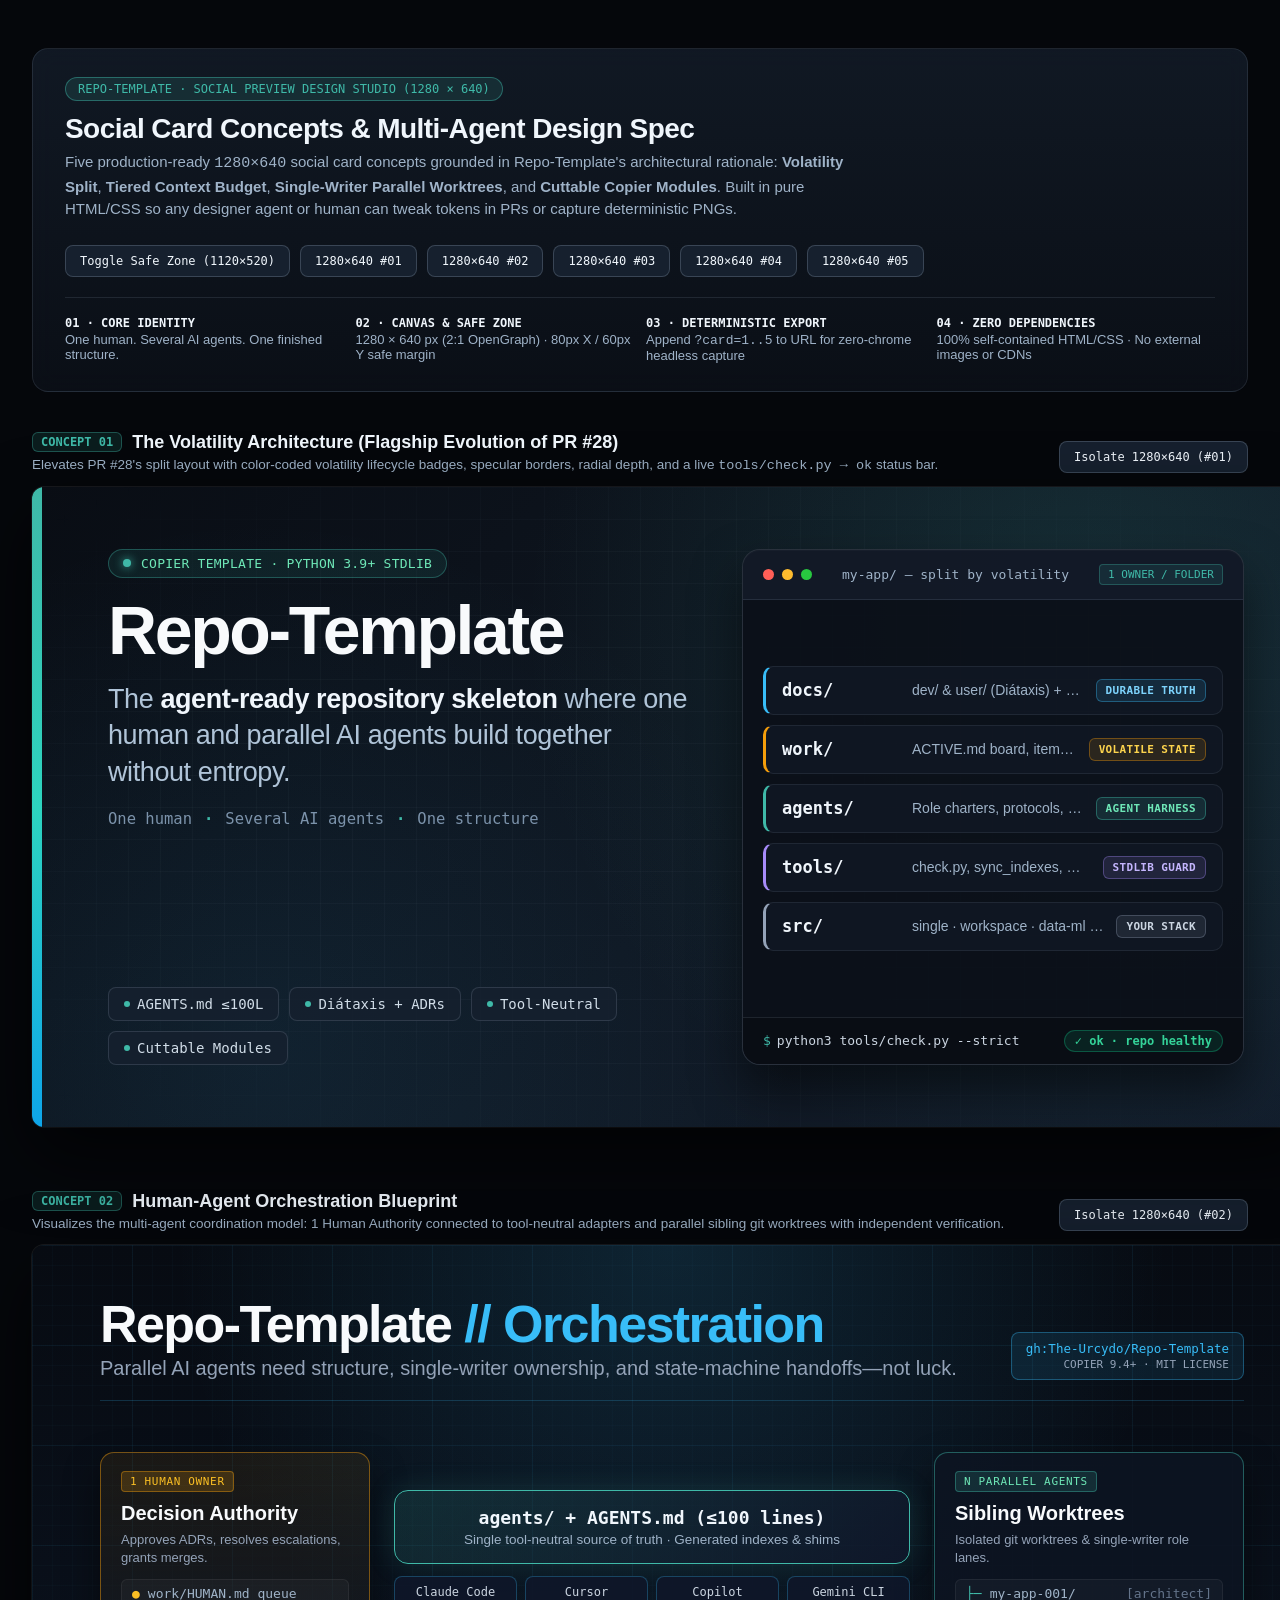
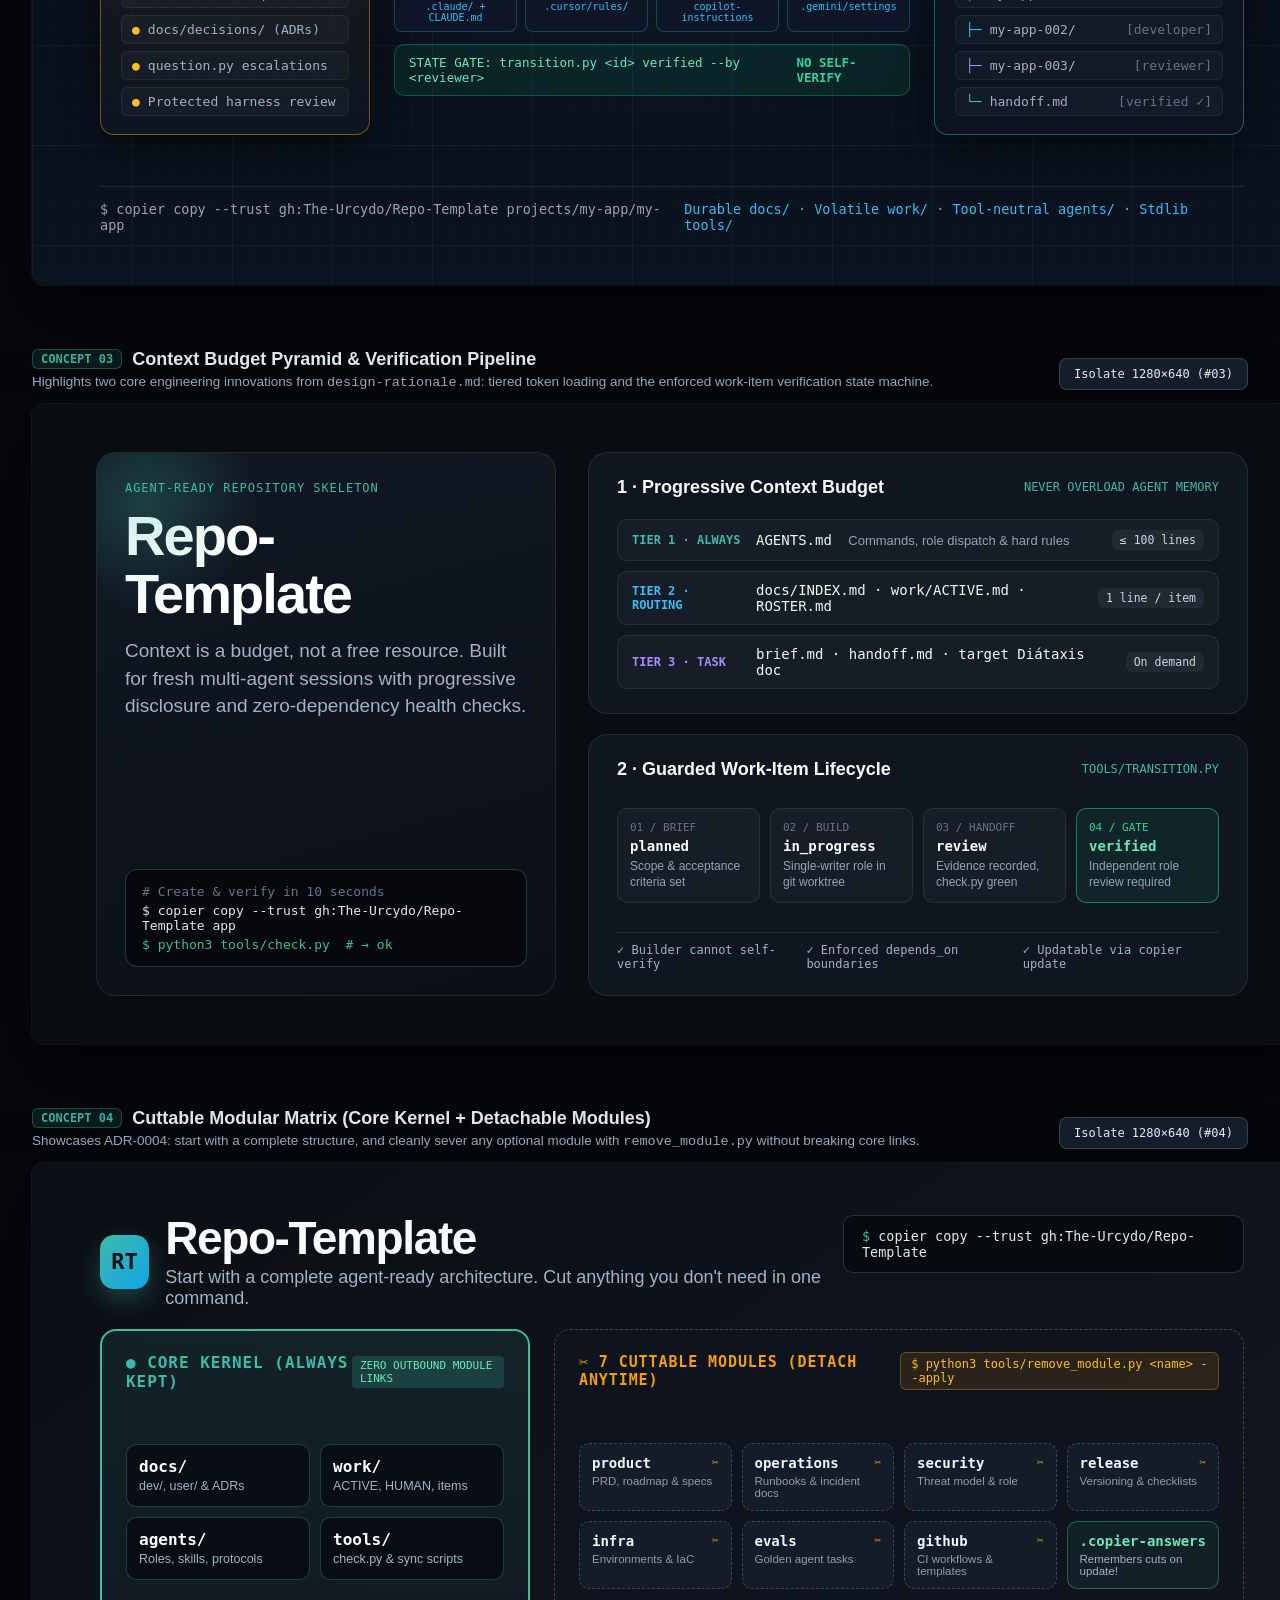
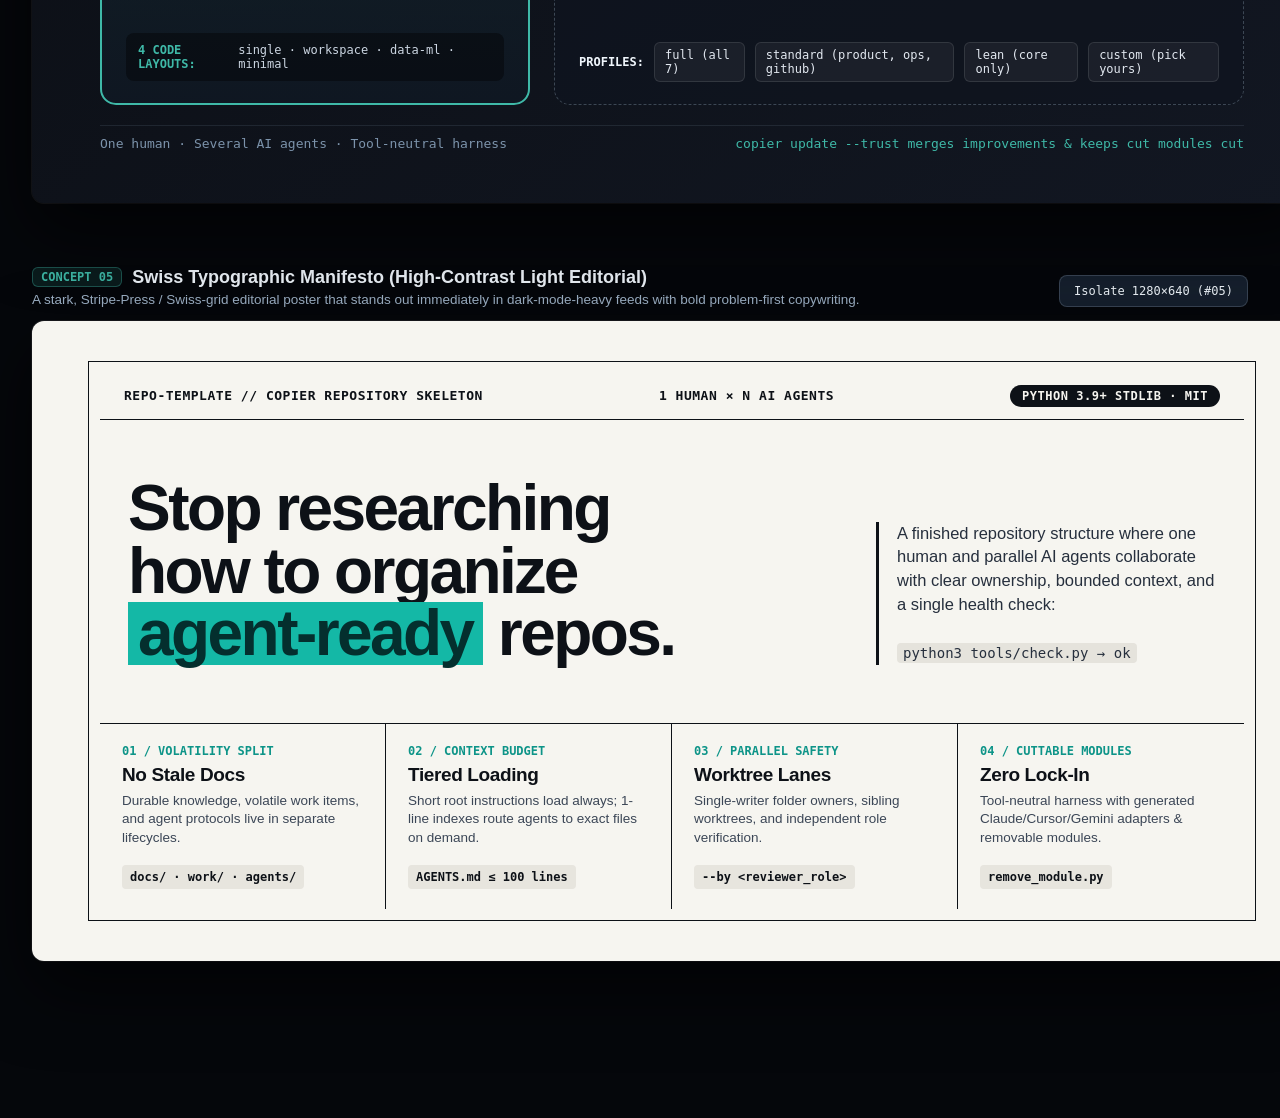
<file: .github/assets/social-cards/index.html>
<!DOCTYPE html>
<html lang="en">
<head>
  <meta charset="UTF-8" />
  <meta name="viewport" content="width=device-width, initial-scale=1.0" />
  <title>Repo-Template — Social Card Design Studio (1280×640)</title>
  <style>
    /* ==========================================================================
       DESIGNER AGENT COLLABORATION GUIDE (EDITABLE VIA PR)
       --------------------------------------------------------------------------
       1. Canvas Size: Every `.social-card` is strictly 1280px × 640px (2:1).
       2. Safe Zone: Keep primary titles and crucial badges inside the inner
          1120px × 520px area (60px top/bottom, 80px left/right padding).
       3. Isolation Mode for Screenshot / Image Generation:
          - Open with `?card=1` (or 2, 3, 4, 5) in the URL, OR click "Isolate 1280×640"
            on any card to render ONLY that 1280×640 card at (0,0) with zero chrome.
          - Example Playwright/Headless command:
            `npx playwright screenshot --viewport-size="1280,640" "file://.../index.html?card=1" card-01.png`
       4. Design Tokens: Edit CSS variables below or scoped inside `#card-01`..`#card-05`.
       ========================================================================== */

    :root {
      /* Global Brand & Palette Tokens */
      --bg-obsidian: #070a0f;
      --bg-slate: #0d121b;
      --bg-panel: #111823;
      --bg-panel-elevated: #16202e;
      --border-subtle: rgba(159, 179, 200, 0.14);
      --border-highlight: rgba(63, 185, 168, 0.45);

      --accent-teal: #3fb9a8;
      --accent-teal-dim: rgba(63, 185, 168, 0.14);
      --accent-cyan: #38bdf8;
      --accent-amber: #f59e0b;
      --accent-purple: #a78bfa;
      --accent-emerald: #10b981;
      --accent-rose: #f43f5e;

      --text-primary: #f0f6fc;
      --text-secondary: #9fb3c8;
      --text-muted: #64768a;

      --font-sans: "Inter", -apple-system, BlinkMacSystemFont, "Segoe UI", Roboto, sans-serif;
      --font-mono: "JetBrains Mono", "SF Mono", "Fira Code", "DejaVu Sans Mono", Menlo, Consolas, monospace;
    }

    * {
      box-sizing: border-box;
      margin: 0;
      padding: 0;
    }

    body {
      background-color: #05070b;
      color: var(--text-primary);
      font-family: var(--font-sans);
      -webkit-font-smoothing: antialiased;
      -moz-osx-font-smoothing: grayscale;
      padding: 48px 32px 96px;
      min-height: 100vh;
    }

    /* ==========================================================================
       STUDIO CHROME (Hidden automatically in `?card=N` or Isolation Mode)
       ========================================================================== */
    .studio-header {
      max-width: 1280px;
      margin: 0 auto 40px;
      padding: 28px 32px;
      background: linear-gradient(180deg, rgba(22, 32, 46, 0.7) 0%, rgba(13, 18, 27, 0.7) 100%);
      border: 1px solid var(--border-subtle);
      border-radius: 16px;
      backdrop-filter: blur(12px);
    }

    .studio-header-top {
      display: flex;
      justify-content: space-between;
      align-items: flex-start;
      gap: 24px;
      flex-wrap: wrap;
      margin-bottom: 20px;
    }

    .studio-badge {
      display: inline-flex;
      align-items: center;
      gap: 8px;
      font-family: var(--font-mono);
      font-size: 12px;
      color: var(--accent-teal);
      background: var(--accent-teal-dim);
      border: 1px solid var(--border-highlight);
      padding: 4px 12px;
      border-radius: 999px;
      margin-bottom: 12px;
    }

    .studio-title {
      font-size: 28px;
      font-weight: 700;
      letter-spacing: -0.02em;
      color: var(--text-primary);
      margin-bottom: 6px;
    }

    .studio-subtitle {
      font-size: 15px;
      color: var(--text-secondary);
      line-height: 1.5;
      max-width: 780px;
    }

    .studio-controls {
      display: flex;
      gap: 10px;
      flex-wrap: wrap;
      align-items: center;
    }

    .studio-btn {
      appearance: none;
      background: #16202e;
      color: var(--text-primary);
      border: 1px solid rgba(159, 179, 200, 0.25);
      padding: 8px 14px;
      border-radius: 8px;
      font-family: var(--font-mono);
      font-size: 12px;
      cursor: pointer;
      transition: all 0.15s ease;
    }

    .studio-btn:hover,
    .studio-btn.active {
      background: var(--accent-teal-dim);
      border-color: var(--accent-teal);
      color: #fff;
    }

    .studio-meta-grid {
      display: grid;
      grid-template-columns: repeat(auto-fit, minmax(220px, 1fr));
      gap: 12px;
      padding-top: 18px;
      border-top: 1px solid var(--border-subtle);
      font-size: 13px;
      color: var(--text-secondary);
    }

    .studio-meta-item strong {
      color: var(--text-primary);
      font-family: var(--font-mono);
      font-size: 12px;
      display: block;
      margin-bottom: 2px;
    }

    /* Concept Wrapper */
    .concept-section {
      max-width: 1280px;
      margin: 0 auto 64px;
    }

    .concept-toolbar {
      display: flex;
      justify-content: space-between;
      align-items: flex-end;
      margin-bottom: 14px;
      gap: 16px;
      flex-wrap: wrap;
    }

    .concept-info h2 {
      font-size: 18px;
      font-weight: 600;
      color: var(--text-primary);
      display: flex;
      align-items: center;
      gap: 10px;
    }

    .concept-num {
      font-family: var(--font-mono);
      font-size: 12px;
      color: var(--accent-teal);
      background: rgba(63, 185, 168, 0.12);
      border: 1px solid rgba(63, 185, 168, 0.35);
      padding: 2px 8px;
      border-radius: 6px;
    }

    .concept-info p {
      font-size: 13.5px;
      color: var(--text-secondary);
      margin-top: 4px;
    }

    /* ==========================================================================
       CORE SOCIAL CARD CANVAS (1280 × 640 STRICT)
       ========================================================================== */
    .card-viewport {
      width: 1280px;
      height: 640px;
      position: relative;
      border-radius: 12px;
      overflow: hidden;
      box-shadow: 0 28px 70px rgba(0, 0, 0, 0.65), 0 0 0 1px rgba(255, 255, 255, 0.08);
    }

    .social-card {
      width: 1280px;
      height: 640px;
      position: relative;
      overflow: hidden;
      user-select: none;
    }

    /* Optional Safe-Zone Overlay (toggled by button) */
    .safe-zone-guide {
      position: absolute;
      inset: 60px 80px;
      border: 1.5px dashed rgba(244, 63, 94, 0.65);
      border-radius: 8px;
      pointer-events: none;
      z-index: 99;
      display: none;
    }

    .safe-zone-guide::after {
      content: "SAFE ZONE · 1120 × 520 (80px X / 60px Y)";
      position: absolute;
      top: 8px;
      right: 12px;
      font-family: var(--font-mono);
      font-size: 11px;
      color: #f43f5e;
      background: rgba(0, 0, 0, 0.8);
      padding: 2px 8px;
      border-radius: 4px;
    }

    body.show-safe-zone .safe-zone-guide {
      display: block;
    }

    /* Isolation Mode (for exact 1280×640 image capture) */
    body.isolated-mode {
      padding: 0;
      margin: 0;
      background: transparent;
      overflow: hidden;
    }

    body.isolated-mode .studio-header,
    body.isolated-mode .concept-toolbar,
    body.isolated-mode .concept-section:not(.active-isolated) {
      display: none !important;
    }

    body.isolated-mode .concept-section.active-isolated {
      margin: 0;
      max-width: none;
    }

    body.isolated-mode .card-viewport {
      border-radius: 0;
      box-shadow: none;
    }

    .exit-isolation-btn {
      display: none;
      position: fixed;
      bottom: 16px;
      right: 16px;
      z-index: 9999;
      background: rgba(13, 18, 27, 0.9);
      color: #fff;
      border: 1px solid var(--accent-teal);
      padding: 8px 14px;
      border-radius: 8px;
      font-family: var(--font-mono);
      font-size: 12px;
      cursor: pointer;
      opacity: 0.25;
      transition: opacity 0.2s;
    }

    .exit-isolation-btn:hover {
      opacity: 1;
    }

    body.isolated-mode .exit-isolation-btn {
      display: block;
    }

    /* ==========================================================================
       CONCEPT 01: THE VOLATILITY ARCHITECTURE (Refined PR #28 Flagship)
       ========================================================================== */
    #card-01 {
      background: radial-gradient(circle at 82% 22%, rgba(63, 185, 168, 0.14) 0%, transparent 48%),
                  radial-gradient(circle at 18% 88%, rgba(56, 189, 248, 0.08) 0%, transparent 45%),
                  linear-gradient(135deg, #090d14 0%, #0f1722 55%, #131e2d 100%);
      display: grid;
      grid-template-columns: 590px 1fr;
      padding: 56px 68px 56px 76px;
      gap: 44px;
      align-items: center;
    }

    #card-01 .bg-grid {
      position: absolute;
      inset: 0;
      background-image:
        linear-gradient(to right, rgba(159, 179, 200, 0.04) 1px, transparent 1px),
        linear-gradient(to bottom, rgba(159, 179, 200, 0.04) 1px, transparent 1px);
      background-size: 32px 32px;
      mask-image: radial-gradient(ellipse at center, black 55%, transparent 95%);
      pointer-events: none;
    }

    #card-01 .left-accent-bar {
      position: absolute;
      left: 0;
      top: 0;
      bottom: 0;
      width: 10px;
      background: linear-gradient(180deg, #3fb9a8 0%, #2dd4bf 50%, #0ea5e9 100%);
    }

    #card-01 .c1-left {
      position: relative;
      z-index: 2;
      display: flex;
      flex-direction: column;
      justify-content: space-between;
      height: 100%;
      padding: 6px 0;
    }

    #card-01 .c1-eyebrow {
      display: inline-flex;
      align-items: center;
      gap: 10px;
      align-self: flex-start;
      padding: 6px 14px;
      border-radius: 999px;
      background: rgba(63, 185, 168, 0.1);
      border: 1px solid rgba(63, 185, 168, 0.35);
      font-family: var(--font-mono);
      font-size: 13px;
      font-weight: 500;
      color: #6ee7b7;
      letter-spacing: 0.02em;
    }

    #card-01 .c1-eyebrow-dot {
      width: 8px;
      height: 8px;
      border-radius: 50%;
      background: #3fb9a8;
      box-shadow: 0 0 10px #3fb9a8;
    }

    #card-01 .c1-title {
      font-size: 68px;
      font-weight: 800;
      letter-spacing: -0.035em;
      line-height: 1.02;
      color: #f8fafc;
      margin-top: 18px;
    }

    #card-01 .c1-subtitle {
      font-size: 27px;
      font-weight: 500;
      line-height: 1.35;
      color: #b0c4d8;
      margin-top: 16px;
      letter-spacing: -0.015em;
    }

    #card-01 .c1-subtitle strong {
      color: #f0f6fc;
      font-weight: 600;
    }

    #card-01 .c1-mantra {
      margin-top: 20px;
      display: flex;
      align-items: center;
      gap: 12px;
      font-family: var(--font-mono);
      font-size: 15.5px;
      color: #7c93ab;
    }

    #card-01 .c1-mantra span.sep {
      color: #3fb9a8;
      font-weight: 700;
    }

    #card-01 .c1-chips {
      display: flex;
      flex-wrap: wrap;
      gap: 10px;
      margin-top: auto;
    }

    #card-01 .c1-chip {
      padding: 8px 15px;
      border-radius: 8px;
      background: rgba(22, 32, 46, 0.85);
      border: 1px solid rgba(159, 179, 200, 0.18);
      font-family: var(--font-mono);
      font-size: 14px;
      color: #d1dde8;
      display: inline-flex;
      align-items: center;
      gap: 7px;
    }

    #card-01 .c1-chip i {
      width: 6px;
      height: 6px;
      border-radius: 50%;
      background: #3fb9a8;
    }

    /* Right Architecture Stack Card */
    #card-01 .c1-right {
      position: relative;
      z-index: 2;
      background: rgba(11, 16, 24, 0.92);
      border: 1px solid rgba(159, 179, 200, 0.2);
      border-radius: 18px;
      box-shadow: 0 24px 48px rgba(0, 0, 0, 0.5), inset 0 1px 0 rgba(255, 255, 255, 0.08);
      overflow: hidden;
      display: flex;
      flex-direction: column;
      height: 516px;
    }

    #card-01 .c1-win-bar {
      display: flex;
      align-items: center;
      justify-content: space-between;
      padding: 14px 20px;
      background: rgba(20, 29, 43, 0.75);
      border-bottom: 1px solid rgba(159, 179, 200, 0.14);
    }

    #card-01 .c1-dots {
      display: flex;
      gap: 8px;
    }

    #card-01 .c1-dots span {
      width: 11px;
      height: 11px;
      border-radius: 50%;
    }

    #card-01 .c1-win-title {
      font-family: var(--font-mono);
      font-size: 13px;
      color: #9fb3c8;
    }

    #card-01 .c1-win-tag {
      font-family: var(--font-mono);
      font-size: 11px;
      color: #3fb9a8;
      background: rgba(63, 185, 168, 0.12);
      padding: 3px 8px;
      border-radius: 4px;
      border: 1px solid rgba(63, 185, 168, 0.3);
    }

    #card-01 .c1-layers {
      padding: 16px 20px;
      display: flex;
      flex-direction: column;
      gap: 10px;
      flex: 1;
      justify-content: center;
    }

    #card-01 .c1-layer-row {
      display: grid;
      grid-template-columns: 118px 1fr auto;
      align-items: center;
      gap: 12px;
      padding: 12px 16px;
      background: rgba(20, 29, 43, 0.55);
      border: 1px solid rgba(159, 179, 200, 0.11);
      border-left: 3px solid var(--layer-color, #3fb9a8);
      border-radius: 10px;
    }

    #card-01 .c1-folder {
      font-family: var(--font-mono);
      font-size: 17px;
      font-weight: 700;
      color: #f0f6fc;
    }

    #card-01 .c1-folder-desc {
      font-size: 14px;
      color: #9fb3c8;
      white-space: nowrap;
      overflow: hidden;
      text-overflow: ellipsis;
    }

    #card-01 .c1-speed-pill {
      font-family: var(--font-mono);
      font-size: 11px;
      font-weight: 600;
      padding: 4px 9px;
      border-radius: 6px;
      letter-spacing: 0.03em;
      text-transform: uppercase;
      background: var(--pill-bg);
      color: var(--pill-fg);
      border: 1px solid var(--pill-border);
    }

    #card-01 .c1-footer-bar {
      padding: 12px 20px;
      background: rgba(9, 13, 20, 0.9);
      border-top: 1px solid rgba(159, 179, 200, 0.14);
      display: flex;
      align-items: center;
      justify-content: space-between;
      font-family: var(--font-mono);
      font-size: 13px;
    }

    #card-01 .c1-cmd {
      color: #cbd5e1;
    }

    #card-01 .c1-cmd .prompt {
      color: #3fb9a8;
      margin-right: 6px;
    }

    #card-01 .c1-status-ok {
      color: #34d399;
      background: rgba(16, 185, 129, 0.12);
      border: 1px solid rgba(16, 185, 129, 0.35);
      padding: 3px 10px;
      border-radius: 999px;
      font-size: 12px;
      font-weight: 600;
    }

    /* ==========================================================================
       CONCEPT 02: HUMAN-AGENT ORCHESTRATION BLUEPRINT
       ========================================================================== */
    #card-02 {
      background:
        radial-gradient(circle at 50% 0%, rgba(56, 189, 248, 0.14) 0%, transparent 55%),
        linear-gradient(180deg, #070b12 0%, #0b1320 100%);
      padding: 52px 68px;
      display: flex;
      flex-direction: column;
      justify-content: space-between;
    }

    #card-02 .blueprint-grid {
      position: absolute;
      inset: 0;
      background-image:
        linear-gradient(rgba(56, 189, 248, 0.05) 1px, transparent 1px),
        linear-gradient(90deg, rgba(56, 189, 248, 0.05) 1px, transparent 1px),
        linear-gradient(rgba(56, 189, 248, 0.025) 1px, transparent 1px),
        linear-gradient(90deg, rgba(56, 189, 248, 0.025) 1px, transparent 1px);
      background-size: 100px 100px, 100px 100px, 20px 20px, 20px 20px;
      pointer-events: none;
    }

    #card-02 .c2-header {
      position: relative;
      z-index: 2;
      display: flex;
      justify-content: space-between;
      align-items: flex-end;
      border-bottom: 1px solid rgba(56, 189, 248, 0.2);
      padding-bottom: 20px;
    }

    #card-02 .c2-title-group h1 {
      font-size: 52px;
      font-weight: 800;
      letter-spacing: -0.03em;
      color: #f8fafc;
      line-height: 1.05;
    }

    #card-02 .c2-title-group h1 span {
      color: #38bdf8;
    }

    #card-02 .c2-title-group p {
      font-size: 20px;
      color: #94a3b8;
      margin-top: 6px;
    }

    #card-02 .c2-spec-tag {
      font-family: var(--font-mono);
      font-size: 12.5px;
      color: #38bdf8;
      background: rgba(56, 189, 248, 0.1);
      border: 1px solid rgba(56, 189, 248, 0.35);
      padding: 8px 14px;
      border-radius: 8px;
      text-align: right;
    }

    /* Diagram Area */
    #card-02 .c2-diagram {
      position: relative;
      z-index: 2;
      display: grid;
      grid-template-columns: 270px 1fr 310px;
      gap: 24px;
      align-items: center;
      margin: 22px 0;
    }

    #card-02 .c2-node {
      background: rgba(13, 21, 34, 0.9);
      border: 1px solid rgba(148, 163, 184, 0.22);
      border-radius: 14px;
      padding: 18px 20px;
      box-shadow: 0 16px 36px rgba(0, 0, 0, 0.45);
    }

    #card-02 .c2-node.human-node {
      border-color: rgba(245, 158, 11, 0.45);
      background: linear-gradient(180deg, rgba(245, 158, 11, 0.08) 0%, rgba(13, 21, 34, 0.95) 100%);
    }

    #card-02 .c2-node-badge {
      font-family: var(--font-mono);
      font-size: 11px;
      text-transform: uppercase;
      letter-spacing: 0.06em;
      padding: 3px 8px;
      border-radius: 4px;
      display: inline-block;
      margin-bottom: 10px;
    }

    #card-02 .c2-node h3 {
      font-size: 20px;
      font-weight: 700;
      color: #f8fafc;
      margin-bottom: 6px;
    }

    #card-02 .c2-node ul {
      list-style: none;
      font-family: var(--font-mono);
      font-size: 13px;
      color: #9fb3c8;
      display: flex;
      flex-direction: column;
      gap: 7px;
      margin-top: 12px;
    }

    #card-02 .c2-node ul li {
      display: flex;
      align-items: center;
      gap: 8px;
      padding: 6px 10px;
      background: rgba(255, 255, 255, 0.03);
      border-radius: 6px;
      border: 1px solid rgba(255, 255, 255, 0.06);
    }

    /* Center Harness Spine */
    #card-02 .c2-center-spine {
      display: flex;
      flex-direction: column;
      gap: 12px;
      position: relative;
    }

    #card-02 .c2-harness-box {
      background: linear-gradient(135deg, rgba(63, 185, 168, 0.14) 0%, rgba(15, 23, 42, 0.95) 100%);
      border: 1.5px solid #3fb9a8;
      border-radius: 14px;
      padding: 16px 20px;
      text-align: center;
      box-shadow: 0 0 30px rgba(63, 185, 168, 0.15);
    }

    #card-02 .c2-harness-box h4 {
      font-family: var(--font-mono);
      font-size: 18px;
      color: #f0f6fc;
      margin-bottom: 4px;
    }

    #card-02 .c2-harness-box p {
      font-size: 13.5px;
      color: #9fb3c8;
    }

    #card-02 .c2-adapter-row {
      display: grid;
      grid-template-columns: repeat(4, 1fr);
      gap: 8px;
    }

    #card-02 .c2-adapter-pill {
      background: rgba(15, 23, 42, 0.9);
      border: 1px solid rgba(56, 189, 248, 0.28);
      border-radius: 8px;
      padding: 8px 6px;
      text-align: center;
      font-family: var(--font-mono);
      font-size: 12px;
      color: #cbd5e1;
    }

    #card-02 .c2-adapter-pill span {
      display: block;
      font-size: 10px;
      color: #38bdf8;
      margin-top: 2px;
    }

    #card-02 .c2-gate-bar {
      background: rgba(16, 185, 129, 0.1);
      border: 1px solid rgba(16, 185, 129, 0.35);
      border-radius: 10px;
      padding: 10px 14px;
      font-family: var(--font-mono);
      font-size: 12.5px;
      color: #6ee7b7;
      display: flex;
      justify-content: space-between;
      align-items: center;
    }

    /* Footer */
    #card-02 .c2-footer {
      position: relative;
      z-index: 2;
      display: flex;
      justify-content: space-between;
      align-items: center;
      padding-top: 14px;
      border-top: 1px solid rgba(148, 163, 184, 0.15);
      font-family: var(--font-mono);
      font-size: 13.5px;
      color: #94a3b8;
    }

    /* ==========================================================================
       CONCEPT 03: THE CONTEXT PYRAMID & GUARDRAILS (Bento Architecture)
       ========================================================================== */
    #card-03 {
      background: #090c10;
      padding: 48px 64px;
      display: grid;
      grid-template-columns: 460px 1fr;
      gap: 32px;
    }

    #card-03 .c3-hero {
      display: flex;
      flex-direction: column;
      justify-content: space-between;
      padding: 28px;
      background: linear-gradient(165deg, #111823 0%, #0b0f17 100%);
      border: 1px solid rgba(255, 255, 255, 0.09);
      border-radius: 20px;
      position: relative;
      overflow: hidden;
    }

    #card-03 .c3-hero::before {
      content: "";
      position: absolute;
      top: -60px;
      left: -60px;
      width: 220px;
      height: 220px;
      background: radial-gradient(circle, rgba(63, 185, 168, 0.25) 0%, transparent 70%);
      pointer-events: none;
    }

    #card-03 .c3-kicker {
      font-family: var(--font-mono);
      font-size: 12px;
      text-transform: uppercase;
      letter-spacing: 0.08em;
      color: #3fb9a8;
    }

    #card-03 .c3-hero h1 {
      font-size: 56px;
      font-weight: 800;
      letter-spacing: -0.035em;
      color: #fff;
      line-height: 1.04;
      margin-top: 12px;
    }

    #card-03 .c3-hero p {
      font-size: 19px;
      line-height: 1.45;
      color: #9fb3c8;
      margin-top: 14px;
    }

    #card-03 .c3-cli-box {
      background: #06080c;
      border: 1px solid rgba(63, 185, 168, 0.3);
      border-radius: 12px;
      padding: 14px 16px;
      font-family: var(--font-mono);
      font-size: 13px;
      color: #e2e8f0;
    }

    #card-03 .c3-cli-box .comment {
      color: #64748b;
      display: block;
      margin-bottom: 4px;
    }

    #card-03 .c3-bento {
      display: grid;
      grid-template-rows: 1fr 1fr;
      gap: 20px;
    }

    #card-03 .c3-card {
      background: #101620;
      border: 1px solid rgba(255, 255, 255, 0.09);
      border-radius: 20px;
      padding: 24px 28px;
      display: flex;
      flex-direction: column;
      justify-content: space-between;
    }

    #card-03 .c3-card-header {
      display: flex;
      justify-content: space-between;
      align-items: center;
    }

    #card-03 .c3-card-title {
      font-size: 18px;
      font-weight: 700;
      color: #f8fafc;
    }

    #card-03 .c3-card-sub {
      font-family: var(--font-mono);
      font-size: 12px;
      color: #3fb9a8;
    }

    /* Tiered Context Bars */
    #card-03 .c3-tiers {
      display: flex;
      flex-direction: column;
      gap: 10px;
      margin-top: 12px;
    }

    #card-03 .c3-tier {
      display: grid;
      grid-template-columns: 110px 1fr auto;
      align-items: center;
      gap: 14px;
      padding: 10px 14px;
      border-radius: 10px;
      background: rgba(255, 255, 255, 0.03);
      border: 1px solid rgba(255, 255, 255, 0.07);
    }

    #card-03 .c3-tier-label {
      font-family: var(--font-mono);
      font-size: 12px;
      font-weight: 700;
      color: var(--tier-color);
    }

    #card-03 .c3-tier-file {
      font-family: var(--font-mono);
      font-size: 14px;
      color: #f0f6fc;
    }

    #card-03 .c3-tier-file span {
      font-family: var(--font-sans);
      color: #94a3b8;
      font-size: 13px;
      margin-left: 8px;
    }

    #card-03 .c3-tier-cost {
      font-family: var(--font-mono);
      font-size: 11.5px;
      padding: 3px 8px;
      border-radius: 6px;
      background: rgba(255, 255, 255, 0.05);
      color: #cbd5e1;
    }

    /* State Machine Pipeline */
    #card-03 .c3-pipeline {
      display: grid;
      grid-template-columns: repeat(4, 1fr);
      gap: 10px;
      margin: 14px 0;
    }

    #card-03 .c3-step {
      background: rgba(255, 255, 255, 0.03);
      border: 1px solid rgba(255, 255, 255, 0.08);
      border-radius: 10px;
      padding: 12px;
      position: relative;
    }

    #card-03 .c3-step.verified {
      border-color: rgba(52, 211, 153, 0.5);
      background: rgba(16, 185, 129, 0.09);
    }

    #card-03 .c3-step-num {
      font-family: var(--font-mono);
      font-size: 11px;
      color: #64748b;
    }

    #card-03 .c3-step-name {
      font-family: var(--font-mono);
      font-size: 14px;
      font-weight: 700;
      color: #f8fafc;
      margin: 4px 0;
    }

    #card-03 .c3-step-desc {
      font-size: 12px;
      color: #94a3b8;
      line-height: 1.35;
    }

    #card-03 .c3-rule-foot {
      font-family: var(--font-mono);
      font-size: 12px;
      color: #9fb3c8;
      display: flex;
      justify-content: space-between;
      padding-top: 10px;
      border-top: 1px solid rgba(255, 255, 255, 0.07);
    }

    /* ==========================================================================
       CONCEPT 04: CUTTABLE MODULAR MATRIX (Industrial Hardware / Copier Synth)
       ========================================================================== */
    #card-04 {
      background: linear-gradient(145deg, #0b0e14 0%, #121722 100%);
      padding: 52px 68px;
      display: flex;
      flex-direction: column;
      justify-content: space-between;
    }

    #card-04 .c4-top {
      display: flex;
      justify-content: space-between;
      align-items: flex-start;
    }

    #card-04 .c4-brand {
      display: flex;
      align-items: center;
      gap: 16px;
    }

    #card-04 .c4-logo-mark {
      width: 54px;
      height: 54px;
      border-radius: 14px;
      background: linear-gradient(135deg, #3fb9a8 0%, #0ea5e9 100%);
      display: grid;
      place-items: center;
      font-family: var(--font-mono);
      font-weight: 800;
      font-size: 22px;
      color: #061014;
      box-shadow: 0 10px 25px rgba(63, 185, 168, 0.3);
    }

    #card-04 .c4-brand-text h1 {
      font-size: 46px;
      font-weight: 800;
      letter-spacing: -0.03em;
      color: #f8fafc;
      line-height: 1;
    }

    #card-04 .c4-brand-text p {
      font-size: 18px;
      color: #9fb3c8;
      margin-top: 6px;
    }

    #card-04 .c4-copier-cmd {
      background: #070a0f;
      border: 1px solid rgba(159, 179, 200, 0.22);
      border-radius: 10px;
      padding: 12px 18px;
      font-family: var(--font-mono);
      font-size: 13.5px;
      color: #e2e8f0;
    }

    #card-04 .c4-copier-cmd span {
      color: #3fb9a8;
    }

    /* Core vs Cuttable Matrix */
    #card-04 .c4-matrix {
      display: grid;
      grid-template-columns: 430px 1fr;
      gap: 24px;
      margin: 20px 0;
      flex: 1;
    }

    #card-04 .c4-core-chassis {
      background: linear-gradient(180deg, rgba(63, 185, 168, 0.11) 0%, rgba(15, 23, 34, 0.95) 100%);
      border: 2px solid #3fb9a8;
      border-radius: 16px;
      padding: 22px 24px;
      display: flex;
      flex-direction: column;
      justify-content: space-between;
    }

    #card-04 .c4-chassis-head {
      display: flex;
      justify-content: space-between;
      align-items: center;
    }

    #card-04 .c4-chassis-head h2 {
      font-family: var(--font-mono);
      font-size: 16px;
      text-transform: uppercase;
      letter-spacing: 0.06em;
      color: #3fb9a8;
    }

    #card-04 .c4-lock-tag {
      font-family: var(--font-mono);
      font-size: 11px;
      background: rgba(63, 185, 168, 0.2);
      color: #6ee7b7;
      padding: 3px 8px;
      border-radius: 4px;
    }

    #card-04 .c4-core-grid {
      display: grid;
      grid-template-columns: 1fr 1fr;
      gap: 10px;
      margin: 14px 0;
    }

    #card-04 .c4-core-item {
      background: rgba(7, 10, 15, 0.8);
      border: 1px solid rgba(63, 185, 168, 0.3);
      border-radius: 10px;
      padding: 12px;
    }

    #card-04 .c4-core-item strong {
      font-family: var(--font-mono);
      font-size: 16px;
      color: #fff;
      display: block;
    }

    #card-04 .c4-core-item span {
      font-size: 12.5px;
      color: #9fb3c8;
    }

    #card-04 .c4-layouts-bar {
      font-family: var(--font-mono);
      font-size: 12px;
      color: #cbd5e1;
      background: rgba(7, 10, 15, 0.65);
      padding: 10px 12px;
      border-radius: 8px;
      display: flex;
      justify-content: space-between;
    }

    /* Detachable Modules Bay */
    #card-04 .c4-modules-bay {
      background: rgba(15, 21, 31, 0.75);
      border: 1.5px dashed rgba(159, 179, 200, 0.32);
      border-radius: 16px;
      padding: 22px 24px;
      display: flex;
      flex-direction: column;
      justify-content: space-between;
    }

    #card-04 .c4-bay-head {
      display: flex;
      justify-content: space-between;
      align-items: center;
    }

    #card-04 .c4-bay-head h2 {
      font-family: var(--font-mono);
      font-size: 15px;
      text-transform: uppercase;
      letter-spacing: 0.06em;
      color: #f59e0b;
    }

    #card-04 .c4-cut-cmd {
      font-family: var(--font-mono);
      font-size: 12px;
      color: #fbbf24;
      background: rgba(245, 158, 11, 0.12);
      border: 1px solid rgba(245, 158, 11, 0.35);
      padding: 4px 10px;
      border-radius: 6px;
    }

    #card-04 .c4-cartridges {
      display: grid;
      grid-template-columns: repeat(4, 1fr);
      gap: 10px;
      margin: 14px 0;
    }

    #card-04 .c4-cartridge {
      background: #141c28;
      border: 1px dashed rgba(159, 179, 200, 0.28);
      border-radius: 10px;
      padding: 11px 12px;
      position: relative;
    }

    #card-04 .c4-cartridge strong {
      font-family: var(--font-mono);
      font-size: 14px;
      color: #f0f6fc;
      display: flex;
      justify-content: space-between;
      align-items: center;
    }

    #card-04 .c4-cartridge strong i {
      font-style: normal;
      font-size: 11px;
      color: #f59e0b;
    }

    #card-04 .c4-cartridge span {
      display: block;
      font-size: 11.5px;
      color: #8b9eb3;
      margin-top: 4px;
    }

    #card-04 .c4-profiles-row {
      display: flex;
      gap: 10px;
      align-items: center;
      font-family: var(--font-mono);
      font-size: 12px;
      color: #9fb3c8;
    }

    #card-04 .c4-profile-pill {
      padding: 5px 10px;
      border-radius: 6px;
      background: rgba(255, 255, 255, 0.05);
      border: 1px solid rgba(255, 255, 255, 0.1);
      color: #e2e8f0;
    }

    #card-04 .c4-bottom {
      display: flex;
      justify-content: space-between;
      align-items: center;
      font-family: var(--font-mono);
      font-size: 13px;
      color: #7c93ab;
      padding-top: 10px;
      border-top: 1px solid rgba(159, 179, 200, 0.12);
    }

    /* ==========================================================================
       CONCEPT 05: SWISS TYPOGRAPHIC MANIFESTO (High-Contrast Editorial Light)
       ========================================================================== */
    #card-05 {
      background: #f6f5f0;
      color: #0d1117;
      padding: 52px 68px;
      display: flex;
      flex-direction: column;
      justify-content: space-between;
      position: relative;
    }

    #card-05 .swiss-grid-lines {
      position: absolute;
      inset: 40px 56px;
      border: 1.5px solid #0d1117;
      pointer-events: none;
    }

    #card-05 .c5-top-bar {
      position: relative;
      z-index: 2;
      display: flex;
      justify-content: space-between;
      align-items: center;
      padding: 12px 24px;
      border-bottom: 1.5px solid #0d1117;
      font-family: var(--font-mono);
      font-size: 13px;
      font-weight: 600;
      letter-spacing: 0.04em;
      text-transform: uppercase;
    }

    #card-05 .c5-top-bar .tag-pill {
      background: #0d1117;
      color: #f6f5f0;
      padding: 4px 12px;
      border-radius: 999px;
      font-size: 12px;
    }

    #card-05 .c5-hero {
      position: relative;
      z-index: 2;
      padding: 24px 28px;
      display: grid;
      grid-template-columns: 1fr 340px;
      gap: 32px;
      align-items: end;
    }

    #card-05 .c5-headline {
      font-size: 64px;
      font-weight: 900;
      letter-spacing: -0.04em;
      line-height: 0.98;
      color: #0d1117;
    }

    #card-05 .c5-headline em {
      font-style: normal;
      background: #14b8a6;
      color: #042f2e;
      padding: 0 10px;
      display: inline-block;
    }

    #card-05 .c5-side-note {
      border-left: 3px solid #0d1117;
      padding-left: 18px;
      font-size: 16.5px;
      line-height: 1.45;
      color: #262f3d;
      font-weight: 500;
    }

    #card-05 .c5-side-note code {
      font-family: var(--font-mono);
      font-size: 14px;
      background: #e5e3dc;
      padding: 2px 6px;
      border-radius: 4px;
    }

    #card-05 .c5-pillars {
      position: relative;
      z-index: 2;
      display: grid;
      grid-template-columns: repeat(4, 1fr);
      border-top: 1.5px solid #0d1117;
    }

    #card-05 .c5-pillar {
      padding: 20px 22px;
      border-right: 1.5px solid #0d1117;
      display: flex;
      flex-direction: column;
      justify-content: space-between;
      min-height: 185px;
    }

    #card-05 .c5-pillar:last-child {
      border-right: none;
    }

    #card-05 .c5-p-num {
      font-family: var(--font-mono);
      font-size: 12px;
      font-weight: 700;
      color: #0d9488;
      margin-bottom: 6px;
    }

    #card-05 .c5-pillar h3 {
      font-size: 19px;
      font-weight: 800;
      letter-spacing: -0.02em;
      color: #0d1117;
      margin-bottom: 6px;
    }

    #card-05 .c5-pillar p {
      font-size: 13.5px;
      line-height: 1.4;
      color: #3b4656;
    }

    #card-05 .c5-pillar .c5-code {
      margin-top: 12px;
      font-family: var(--font-mono);
      font-size: 12px;
      font-weight: 600;
      color: #0d1117;
      background: #e7e5de;
      padding: 5px 8px;
      border-radius: 4px;
      align-self: flex-start;
    }
  </style>
</head>
<body>

  <button class="exit-isolation-btn" onclick="exitIsolation()">Exit 1280×640 Isolation (ESC)</button>

  <!-- ========================================================================
       STUDIO HEADER & DESIGN REVIEW SUMMARY
       ======================================================================== -->
  <header class="studio-header">
    <div class="studio-header-top">
      <div>
        <div class="studio-badge">REPO-TEMPLATE · SOCIAL PREVIEW DESIGN STUDIO (1280 × 640)</div>
        <h1 class="studio-title">Social Card Concepts & Multi-Agent Design Spec</h1>
        <p class="studio-subtitle">
          Five production-ready <code>1280×640</code> social card concepts grounded in Repo-Template's architectural rationale:
          <strong>Volatility Split</strong>, <strong>Tiered Context Budget</strong>, <strong>Single-Writer Parallel Worktrees</strong>, and <strong>Cuttable Copier Modules</strong>.
          Built in pure HTML/CSS so any designer agent or human can tweak tokens in PRs or capture deterministic PNGs.
        </p>
      </div>
      <div class="studio-controls">
        <button class="studio-btn" id="toggleSafeZoneBtn" onclick="toggleSafeZone()">Toggle Safe Zone (1120×520)</button>
        <button class="studio-btn" onclick="isolateCard(1)">1280×640 #01</button>
        <button class="studio-btn" onclick="isolateCard(2)">1280×640 #02</button>
        <button class="studio-btn" onclick="isolateCard(3)">1280×640 #03</button>
        <button class="studio-btn" onclick="isolateCard(4)">1280×640 #04</button>
        <button class="studio-btn" onclick="isolateCard(5)">1280×640 #05</button>
      </div>
    </div>
    <div class="studio-meta-grid">
      <div class="studio-meta-item">
        <strong>01 · CORE IDENTITY</strong>
        One human. Several AI agents. One finished structure.
      </div>
      <div class="studio-meta-item">
        <strong>02 · CANVAS & SAFE ZONE</strong>
        1280 × 640 px (2:1 OpenGraph) · 80px X / 60px Y safe margin
      </div>
      <div class="studio-meta-item">
        <strong>03 · DETERMINISTIC EXPORT</strong>
        Append <code>?card=1..5</code> to URL for zero-chrome headless capture
      </div>
      <div class="studio-meta-item">
        <strong>04 · ZERO DEPENDENCIES</strong>
        100% self-contained HTML/CSS · No external images or CDNs
      </div>
    </div>
  </header>

  <!-- ========================================================================
       CONCEPT 01: THE VOLATILITY ARCHITECTURE (Refined PR #28 Evolution)
       ======================================================================== -->
  <section class="concept-section" id="section-1">
    <div class="concept-toolbar">
      <div class="concept-info">
        <h2><span class="concept-num">CONCEPT 01</span> The Volatility Architecture (Flagship Evolution of PR #28)</h2>
        <p>Elevates PR #28's split layout with color-coded volatility lifecycle badges, specular borders, radial depth, and a live <code>tools/check.py → ok</code> status bar.</p>
      </div>
      <button class="studio-btn" onclick="isolateCard(1)">Isolate 1280×640 (#01)</button>
    </div>

    <div class="card-viewport">
      <div class="safe-zone-guide"></div>
      <article class="social-card" id="card-01">
        <div class="bg-grid"></div>
        <div class="left-accent-bar"></div>

        <!-- Left Column: Brand & Value Prop -->
        <div class="c1-left">
          <div>
            <div class="c1-eyebrow">
              <span class="c1-eyebrow-dot"></span>
              COPIER TEMPLATE · PYTHON 3.9+ STDLIB
            </div>
            <h1 class="c1-title">Repo-Template</h1>
            <p class="c1-subtitle">
              The <strong>agent-ready repository skeleton</strong> where one human and parallel AI agents build together without entropy.
            </p>
            <div class="c1-mantra">
              <span>One human</span>
              <span class="sep">·</span>
              <span>Several AI agents</span>
              <span class="sep">·</span>
              <span>One structure</span>
            </div>
          </div>

          <div class="c1-chips">
            <span class="c1-chip"><i></i>AGENTS.md ≤100L</span>
            <span class="c1-chip"><i></i>Diátaxis + ADRs</span>
            <span class="c1-chip"><i></i>Tool-Neutral</span>
            <span class="c1-chip"><i></i>Cuttable Modules</span>
          </div>
        </div>

        <!-- Right Column: Volatility-Split Folder Architecture -->
        <div class="c1-right">
          <div class="c1-win-bar">
            <div class="c1-dots">
              <span style="background:#ff5f57"></span>
              <span style="background:#febc2e"></span>
              <span style="background:#28c840"></span>
            </div>
            <div class="c1-win-title">my-app/ — split by volatility</div>
            <div class="c1-win-tag">1 OWNER / FOLDER</div>
          </div>

          <div class="c1-layers">
            <div class="c1-layer-row" style="--layer-color:#38bdf8; --pill-bg:rgba(56,189,248,0.12); --pill-fg:#7dd3fc; --pill-border:rgba(56,189,248,0.35);">
              <span class="c1-folder">docs/</span>
              <span class="c1-folder-desc">dev/ &amp; user/ (Diátaxis) + numbered ADRs</span>
              <span class="c1-speed-pill">Durable Truth</span>
            </div>

            <div class="c1-layer-row" style="--layer-color:#f59e0b; --pill-bg:rgba(245,158,11,0.12); --pill-fg:#fcd34d; --pill-border:rgba(245,158,11,0.35);">
              <span class="c1-folder">work/</span>
              <span class="c1-folder-desc">ACTIVE.md board, item handoffs, HUMAN.md queue</span>
              <span class="c1-speed-pill">Volatile State</span>
            </div>

            <div class="c1-layer-row" style="--layer-color:#3fb9a8; --pill-bg:rgba(63,185,168,0.14); --pill-fg:#6ee7b7; --pill-border:rgba(63,185,168,0.4);">
              <span class="c1-folder">agents/</span>
              <span class="c1-folder-desc">Role charters, protocols, skills &amp; tool adapters</span>
              <span class="c1-speed-pill">Agent Harness</span>
            </div>

            <div class="c1-layer-row" style="--layer-color:#a78bfa; --pill-bg:rgba(167,139,250,0.12); --pill-fg:#c4b5fd; --pill-border:rgba(167,139,250,0.35);">
              <span class="c1-folder">tools/</span>
              <span class="c1-folder-desc">check.py, sync_indexes, worktree &amp; eval helpers</span>
              <span class="c1-speed-pill">Stdlib Guard</span>
            </div>

            <div class="c1-layer-row" style="--layer-color:#94a3b8; --pill-bg:rgba(148,163,184,0.12); --pill-fg:#cbd5e1; --pill-border:rgba(148,163,184,0.3);">
              <span class="c1-folder">src/</span>
              <span class="c1-folder-desc">single · workspace · data-ml · minimal layout</span>
              <span class="c1-speed-pill">Your Stack</span>
            </div>
          </div>

          <div class="c1-footer-bar">
            <div class="c1-cmd"><span class="prompt">$</span>python3 tools/check.py --strict</div>
            <div class="c1-status-ok">✓ ok · repo healthy</div>
          </div>
        </div>
      </article>
    </div>
  </section>

  <!-- ========================================================================
       CONCEPT 02: HUMAN-AGENT ORCHESTRATION BLUEPRINT
       ======================================================================== -->
  <section class="concept-section" id="section-2">
    <div class="concept-toolbar">
      <div class="concept-info">
        <h2><span class="concept-num">CONCEPT 02</span> Human-Agent Orchestration Blueprint</h2>
        <p>Visualizes the multi-agent coordination model: 1 Human Authority connected to tool-neutral adapters and parallel sibling git worktrees with independent verification.</p>
      </div>
      <button class="studio-btn" onclick="isolateCard(2)">Isolate 1280×640 (#02)</button>
    </div>

    <div class="card-viewport">
      <div class="safe-zone-guide"></div>
      <article class="social-card" id="card-02">
        <div class="blueprint-grid"></div>

        <div class="c2-header">
          <div class="c2-title-group">
            <h1>Repo-Template <span>// Orchestration</span></h1>
            <p>Parallel AI agents need structure, single-writer ownership, and state-machine handoffs—not luck.</p>
          </div>
          <div class="c2-spec-tag">
            gh:The-Urcydo/Repo-Template<br />
            <span style="color:#94a3b8;font-size:11px;">COPIER 9.4+ · MIT LICENSE</span>
          </div>
        </div>

        <div class="c2-diagram">
          <!-- Column 1: 1 Human -->
          <div class="c2-node human-node">
            <span class="c2-node-badge" style="background:rgba(245,158,11,0.18);color:#fbbf24;border:1px solid rgba(245,158,11,0.4);">1 Human Owner</span>
            <h3>Decision Authority</h3>
            <p style="font-size:13px;color:#94a3b8;line-height:1.4;">Approves ADRs, resolves escalations, grants merges.</p>
            <ul>
              <li><span style="color:#fbbf24">●</span> work/HUMAN.md queue</li>
              <li><span style="color:#fbbf24">●</span> docs/decisions/ (ADRs)</li>
              <li><span style="color:#fbbf24">●</span> question.py escalations</li>
              <li><span style="color:#fbbf24">●</span> Protected harness review</li>
            </ul>
          </div>

          <!-- Column 2: Tool-Neutral Harness Spine -->
          <div class="c2-center-spine">
            <div class="c2-harness-box">
              <h4>agents/ + AGENTS.md (≤100 lines)</h4>
              <p>Single tool-neutral source of truth · Generated indexes &amp; shims</p>
            </div>

            <div class="c2-adapter-row">
              <div class="c2-adapter-pill">Claude Code<span>.claude/ + CLAUDE.md</span></div>
              <div class="c2-adapter-pill">Cursor<span>.cursor/rules/</span></div>
              <div class="c2-adapter-pill">Copilot<span>copilot-instructions</span></div>
              <div class="c2-adapter-pill">Gemini CLI<span>.gemini/settings</span></div>
            </div>

            <div class="c2-gate-bar">
              <span>STATE GATE: transition.py &lt;id&gt; verified --by &lt;reviewer&gt;</span>
              <span style="color:#34d399;font-weight:700;">NO SELF-VERIFY</span>
            </div>
          </div>

          <!-- Column 3: Parallel Agent Worktrees -->
          <div class="c2-node" style="border-color:rgba(63,185,168,0.45);">
            <span class="c2-node-badge" style="background:rgba(63,185,168,0.16);color:#6ee7b7;border:1px solid rgba(63,185,168,0.4);">N Parallel Agents</span>
            <h3>Sibling Worktrees</h3>
            <p style="font-size:13px;color:#94a3b8;line-height:1.4;">Isolated git worktrees &amp; single-writer role lanes.</p>
            <ul>
              <li><span style="color:#3fb9a8">├─</span> my-app-001/ <span style="color:#64748b;margin-left:auto;">[architect]</span></li>
              <li><span style="color:#38bdf8">├─</span> my-app-002/ <span style="color:#64748b;margin-left:auto;">[developer]</span></li>
              <li><span style="color:#a78bfa">├─</span> my-app-003/ <span style="color:#64748b;margin-left:auto;">[reviewer]</span></li>
              <li><span style="color:#34d399">└─</span> handoff.md <span style="color:#64748b;margin-left:auto;">[verified ✓]</span></li>
            </ul>
          </div>
        </div>

        <div class="c2-footer">
          <span>$ copier copy --trust gh:The-Urcydo/Repo-Template projects/my-app/my-app</span>
          <span style="color:#38bdf8">Durable docs/ · Volatile work/ · Tool-neutral agents/ · Stdlib tools/</span>
        </div>
      </article>
    </div>
  </section>

  <!-- ========================================================================
       CONCEPT 03: THE CONTEXT PYRAMID & GUARDRAILS (Bento Architecture)
       ======================================================================== -->
  <section class="concept-section" id="section-3">
    <div class="concept-toolbar">
      <div class="concept-info">
        <h2><span class="concept-num">CONCEPT 03</span> Context Budget Pyramid &amp; Verification Pipeline</h2>
        <p>Highlights two core engineering innovations from <code>design-rationale.md</code>: tiered token loading and the enforced work-item verification state machine.</p>
      </div>
      <button class="studio-btn" onclick="isolateCard(3)">Isolate 1280×640 (#03)</button>
    </div>

    <div class="card-viewport">
      <div class="safe-zone-guide"></div>
      <article class="social-card" id="card-03">
        <!-- Left Hero Bento -->
        <div class="c3-hero">
          <div>
            <div class="c3-kicker">AGENT-READY REPOSITORY SKELETON</div>
            <h1>Repo-<br />Template</h1>
            <p>
              Context is a budget, not a free resource. Built for fresh multi-agent sessions with progressive disclosure and zero-dependency health checks.
            </p>
          </div>

          <div class="c3-cli-box">
            <span class="comment"># Create &amp; verify in 10 seconds</span>
            <div>$ copier copy --trust gh:The-Urcydo/Repo-Template app</div>
            <div style="color:#3fb9a8;margin-top:4px;">$ python3 tools/check.py &nbsp;# → ok</div>
          </div>
        </div>

        <!-- Right 2-Row Bento -->
        <div class="c3-bento">
          <!-- Top Bento: 3-Tier Context Loading -->
          <div class="c3-card">
            <div class="c3-card-header">
              <span class="c3-card-title">1 · Progressive Context Budget</span>
              <span class="c3-card-sub">NEVER OVERLOAD AGENT MEMORY</span>
            </div>
            <div class="c3-tiers">
              <div class="c3-tier" style="--tier-color:#3fb9a8;">
                <span class="c3-tier-label">TIER 1 · ALWAYS</span>
                <div class="c3-tier-file">AGENTS.md <span>Commands, role dispatch &amp; hard rules</span></div>
                <span class="c3-tier-cost">≤ 100 lines</span>
              </div>
              <div class="c3-tier" style="--tier-color:#38bdf8;">
                <span class="c3-tier-label">TIER 2 · ROUTING</span>
                <div class="c3-tier-file">docs/INDEX.md · work/ACTIVE.md · ROSTER.md</div>
                <span class="c3-tier-cost">1 line / item</span>
              </div>
              <div class="c3-tier" style="--tier-color:#a78bfa;">
                <span class="c3-tier-label">TIER 3 · TASK</span>
                <div class="c3-tier-file">brief.md · handoff.md · target Diátaxis doc</div>
                <span class="c3-tier-cost">On demand</span>
              </div>
            </div>
          </div>

          <!-- Bottom Bento: Enforced Handoff State Machine -->
          <div class="c3-card">
            <div class="c3-card-header">
              <span class="c3-card-title">2 · Guarded Work-Item Lifecycle</span>
              <span class="c3-card-sub">TOOLS/TRANSITION.PY</span>
            </div>

            <div class="c3-pipeline">
              <div class="c3-step">
                <div class="c3-step-num">01 / BRIEF</div>
                <div class="c3-step-name">planned</div>
                <div class="c3-step-desc">Scope &amp; acceptance criteria set</div>
              </div>
              <div class="c3-step">
                <div class="c3-step-num">02 / BUILD</div>
                <div class="c3-step-name">in_progress</div>
                <div class="c3-step-desc">Single-writer role in git worktree</div>
              </div>
              <div class="c3-step">
                <div class="c3-step-num">03 / HANDOFF</div>
                <div class="c3-step-name">review</div>
                <div class="c3-step-desc">Evidence recorded, check.py green</div>
              </div>
              <div class="c3-step verified">
                <div class="c3-step-num" style="color:#34d399;">04 / GATE</div>
                <div class="c3-step-name" style="color:#6ee7b7;">verified</div>
                <div class="c3-step-desc">Independent role review required</div>
              </div>
            </div>

            <div class="c3-rule-foot">
              <span>✓ Builder cannot self-verify</span>
              <span>✓ Enforced depends_on boundaries</span>
              <span>✓ Updatable via copier update</span>
            </div>
          </div>
        </div>
      </article>
    </div>
  </section>

  <!-- ========================================================================
       CONCEPT 04: CUTTABLE MODULAR MATRIX (Copier Profiles & Cartridges)
       ======================================================================== -->
  <section class="concept-section" id="section-4">
    <div class="concept-toolbar">
      <div class="concept-info">
        <h2><span class="concept-num">CONCEPT 04</span> Cuttable Modular Matrix (Core Kernel + Detachable Modules)</h2>
        <p>Showcases ADR-0004: start with a complete structure, and cleanly sever any optional module with <code>remove_module.py</code> without breaking core links.</p>
      </div>
      <button class="studio-btn" onclick="isolateCard(4)">Isolate 1280×640 (#04)</button>
    </div>

    <div class="card-viewport">
      <div class="safe-zone-guide"></div>
      <article class="social-card" id="card-04">
        <div class="c4-top">
          <div class="c4-brand">
            <div class="c4-logo-mark">RT</div>
            <div class="c4-brand-text">
              <h1>Repo-Template</h1>
              <p>Start with a complete agent-ready architecture. Cut anything you don't need in one command.</p>
            </div>
          </div>
          <div class="c4-copier-cmd">
            <span>$</span> copier copy --trust gh:The-Urcydo/Repo-Template
          </div>
        </div>

        <div class="c4-matrix">
          <!-- Immutable Core Kernel -->
          <div class="c4-core-chassis">
            <div class="c4-chassis-head">
              <h2>● Core Kernel (Always Kept)</h2>
              <span class="c4-lock-tag">ZERO OUTBOUND MODULE LINKS</span>
            </div>

            <div class="c4-core-grid">
              <div class="c4-core-item">
                <strong>docs/</strong>
                <span>dev/, user/ &amp; ADRs</span>
              </div>
              <div class="c4-core-item">
                <strong>work/</strong>
                <span>ACTIVE, HUMAN, items</span>
              </div>
              <div class="c4-core-item">
                <strong>agents/</strong>
                <span>Roles, skills, protocols</span>
              </div>
              <div class="c4-core-item">
                <strong>tools/</strong>
                <span>check.py &amp; sync scripts</span>
              </div>
            </div>

            <div class="c4-layouts-bar">
              <span style="color:#3fb9a8;font-weight:700;">4 CODE LAYOUTS:</span>
              <span>single · workspace · data-ml · minimal</span>
            </div>
          </div>

          <!-- Cuttable Optional Modules -->
          <div class="c4-modules-bay">
            <div class="c4-bay-head">
              <h2>✂ 7 Cuttable Modules (Detach Anytime)</h2>
              <span class="c4-cut-cmd">$ python3 tools/remove_module.py &lt;name&gt; --apply</span>
            </div>

            <div class="c4-cartridges">
              <div class="c4-cartridge">
                <strong>product <i>✂</i></strong>
                <span>PRD, roadmap &amp; specs</span>
              </div>
              <div class="c4-cartridge">
                <strong>operations <i>✂</i></strong>
                <span>Runbooks &amp; incident docs</span>
              </div>
              <div class="c4-cartridge">
                <strong>security <i>✂</i></strong>
                <span>Threat model &amp; role</span>
              </div>
              <div class="c4-cartridge">
                <strong>release <i>✂</i></strong>
                <span>Versioning &amp; checklists</span>
              </div>
              <div class="c4-cartridge">
                <strong>infra <i>✂</i></strong>
                <span>Environments &amp; IaC</span>
              </div>
              <div class="c4-cartridge">
                <strong>evals <i>✂</i></strong>
                <span>Golden agent tasks</span>
              </div>
              <div class="c4-cartridge">
                <strong>github <i>✂</i></strong>
                <span>CI workflows &amp; templates</span>
              </div>
              <div class="c4-cartridge" style="border-style:solid;border-color:rgba(63,185,168,0.4);background:rgba(63,185,168,0.08);">
                <strong style="color:#6ee7b7;">.copier-answers</strong>
                <span style="color:#9fb3c8;">Remembers cuts on update!</span>
              </div>
            </div>

            <div class="c4-profiles-row">
              <span style="color:#f0f6fc;font-weight:600;">PROFILES:</span>
              <span class="c4-profile-pill">full (all 7)</span>
              <span class="c4-profile-pill">standard (product, ops, github)</span>
              <span class="c4-profile-pill">lean (core only)</span>
              <span class="c4-profile-pill">custom (pick yours)</span>
            </div>
          </div>
        </div>

        <div class="c4-bottom">
          <span>One human · Several AI agents · Tool-neutral harness</span>
          <span style="color:#3fb9a8;">copier update --trust merges improvements &amp; keeps cut modules cut</span>
        </div>
      </article>
    </div>
  </section>

  <!-- ========================================================================
       CONCEPT 05: SWISS TYPOGRAPHIC MANIFESTO (High-Contrast Light Editorial)
       ======================================================================== -->
  <section class="concept-section" id="section-5">
    <div class="concept-toolbar">
      <div class="concept-info">
        <h2><span class="concept-num">CONCEPT 05</span> Swiss Typographic Manifesto (High-Contrast Light Editorial)</h2>
        <p>A stark, Stripe-Press / Swiss-grid editorial poster that stands out immediately in dark-mode-heavy feeds with bold problem-first copywriting.</p>
      </div>
      <button class="studio-btn" onclick="isolateCard(5)">Isolate 1280×640 (#05)</button>
    </div>

    <div class="card-viewport">
      <div class="safe-zone-guide"></div>
      <article class="social-card" id="card-05">
        <div class="swiss-grid-lines"></div>

        <div class="c5-top-bar">
          <span>REPO-TEMPLATE // COPIER REPOSITORY SKELETON</span>
          <span>1 HUMAN × N AI AGENTS</span>
          <span class="tag-pill">PYTHON 3.9+ STDLIB · MIT</span>
        </div>

        <div class="c5-hero">
          <h1 class="c5-headline">
            Stop researching<br />
            how to organize<br />
            <em>agent-ready</em> repos.
          </h1>
          <div class="c5-side-note">
            A finished repository structure where one human and parallel AI agents collaborate with clear ownership, bounded context, and a single health check:<br /><br />
            <code>python3 tools/check.py → ok</code>
          </div>
        </div>

        <div class="c5-pillars">
          <div class="c5-pillar">
            <div>
              <div class="c5-p-num">01 / VOLATILITY SPLIT</div>
              <h3>No Stale Docs</h3>
              <p>Durable knowledge, volatile work items, and agent protocols live in separate lifecycles.</p>
            </div>
            <span class="c5-code">docs/ · work/ · agents/</span>
          </div>

          <div class="c5-pillar">
            <div>
              <div class="c5-p-num">02 / CONTEXT BUDGET</div>
              <h3>Tiered Loading</h3>
              <p>Short root instructions load always; 1-line indexes route agents to exact files on demand.</p>
            </div>
            <span class="c5-code">AGENTS.md ≤ 100 lines</span>
          </div>

          <div class="c5-pillar">
            <div>
              <div class="c5-p-num">03 / PARALLEL SAFETY</div>
              <h3>Worktree Lanes</h3>
              <p>Single-writer folder owners, sibling worktrees, and independent role verification.</p>
            </div>
            <span class="c5-code">--by &lt;reviewer_role&gt;</span>
          </div>

          <div class="c5-pillar">
            <div>
              <div class="c5-p-num">04 / CUTTABLE MODULES</div>
              <h3>Zero Lock-In</h3>
              <p>Tool-neutral harness with generated Claude/Cursor/Gemini adapters &amp; removable modules.</p>
            </div>
            <span class="c5-code">remove_module.py</span>
          </div>
        </div>
      </article>
    </div>
  </section>

  <script>
    function toggleSafeZone() {
      document.body.classList.toggle('show-safe-zone');
      const btn = document.getElementById('toggleSafeZoneBtn');
      btn.classList.toggle('active', document.body.classList.contains('show-safe-zone'));
    }

    function isolateCard(num) {
      document.querySelectorAll('.concept-section').forEach(el => el.classList.remove('active-isolated'));
      const target = document.getElementById('section-' + num);
      if (target) {
        target.classList.add('active-isolated');
        document.body.classList.add('isolated-mode');
        window.scrollTo(0, 0);
      }
    }

    function exitIsolation() {
      document.body.classList.remove('isolated-mode');
      document.querySelectorAll('.concept-section').forEach(el => el.classList.remove('active-isolated'));
      if (window.location.search.includes('card=')) {
        const url = new URL(window.location.href);
        url.searchParams.delete('card');
        window.history.replaceState({}, '', url);
      }
    }

    window.addEventListener('keydown', (e) => {
      if (e.key === 'Escape' && document.body.classList.contains('isolated-mode')) {
        exitIsolation();
      }
    });

    // Support URL query parameter `?card=1..5` for automated screenshot / headless browser tools
    (function checkUrlParams() {
      const params = new URLSearchParams(window.location.search);
      const cardParam = parseInt(params.get('card'), 10);
      if (cardParam >= 1 && cardParam <= 5) {
        isolateCard(cardParam);
      }
      if (params.get('safezone') === '1') {
        document.body.classList.add('show-safe-zone');
      }
    })();
  </script>
</body>
</html>
</file>
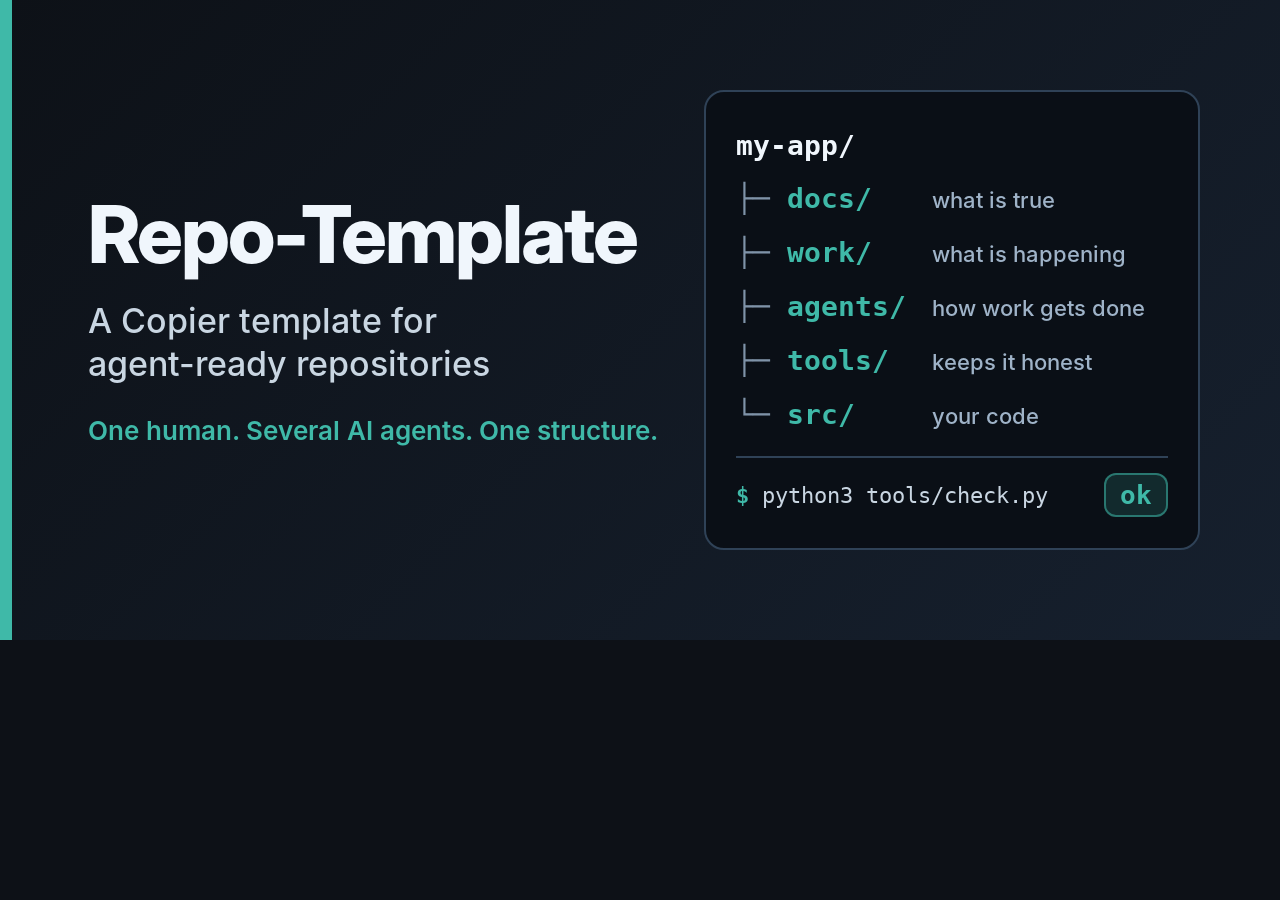
<file: .github/assets/social-cards/proposals/a-sharper-tree.html>
<!doctype html>
<html lang="en">
<head>
<meta charset="utf-8">
<title>Repo-Template social card · A · Sharper tree</title>
<link rel="stylesheet" href="fonts.css">
<style>
  /* A · Sharper tree: the card from PR #28, same dark brand and layout, with the weak parts fixed.
     1280x640. Safe zone 1120x520 (80px sides, 60px top and bottom). Smallest text 22px. */
  :root {
    --bg-1: #0d1117;
    --bg-2: #16202e;
    --panel: #0a0f16;
    --line: #2f4257;
    --teal: #3fb9a8;
    --text: #f0f6fc;
    --text-2: #c9d6e2;
    --text-3: #9fb3c8;
    --glyph: #7f93a8;
  }
  * { box-sizing: border-box; margin: 0; padding: 0; }
  html, body { width: 1280px; height: 640px; overflow: hidden; background: var(--bg-1); }
  .card {
    position: relative; width: 1280px; height: 640px;
    background: linear-gradient(135deg, var(--bg-1), var(--bg-2));
    font-family: "RT Sans", sans-serif; color: var(--text);
    -webkit-font-smoothing: antialiased;
  }
  .bar { position: absolute; left: 0; top: 0; width: 12px; height: 640px; background: var(--teal); }

  .left { position: absolute; left: 88px; top: 0; width: 600px; height: 640px; display: flex; flex-direction: column; justify-content: center; }
  h1 { font-family: "RT Display", sans-serif; font-weight: 800; font-size: 80px; line-height: 1; letter-spacing: -0.025em; }
  .what { margin-top: 26px; font-weight: 500; font-size: 34px; line-height: 1.25; color: var(--text-2); }
  .hook { margin-top: 30px; font-weight: 600; font-size: 26px; color: var(--teal); }

  .panel {
    position: absolute; left: 704px; top: 90px; width: 496px; height: 460px;
    background: var(--panel); border: 2px solid var(--line); border-radius: 20px;
    padding: 28px 30px; font-family: "RT Mono", monospace;
  }
  .root { height: 52px; font-size: 28px; font-weight: 700; color: var(--text); line-height: 52px; }
  .row { display: grid; grid-template-columns: 196px 1fr; align-items: baseline; height: 54px; line-height: 54px; }
  .name { font-size: 28px; font-weight: 700; color: var(--teal); white-space: pre; }
  .name i { font-style: normal; font-weight: 400; color: var(--glyph); }
  .desc { font-family: "RT Sans", sans-serif; font-weight: 500; font-size: 22px; color: var(--text-3); white-space: nowrap; }
  .rule { height: 2px; background: var(--line); margin: 14px 0 10px; }
  .proof { display: flex; align-items: center; justify-content: space-between; height: 54px; font-size: 22px; color: var(--text-2); white-space: nowrap; }
  .proof b { color: var(--teal); font-weight: 700; }
  .ok { font-size: 26px; font-weight: 700; color: var(--teal); background: rgba(63,185,168,.16); border: 2px solid rgba(63,185,168,.55); border-radius: 12px; padding: 0 14px; line-height: 40px; }
</style>
</head>
<body>
<div class="card">
  <div class="bar"></div>
  <div class="left">
    <h1>Repo-Template</h1>
    <p class="what">A Copier template for<br>agent-ready repositories</p>
    <p class="hook">One human. Several AI agents. One structure.</p>
  </div>
  <div class="panel">
    <div class="root">my-app/</div>
    <div class="row"><span class="name"><i>├─ </i>docs/</span><span class="desc">what is true</span></div>
    <div class="row"><span class="name"><i>├─ </i>work/</span><span class="desc">what is happening</span></div>
    <div class="row"><span class="name"><i>├─ </i>agents/</span><span class="desc">how work gets done</span></div>
    <div class="row"><span class="name"><i>├─ </i>tools/</span><span class="desc">keeps it honest</span></div>
    <div class="row"><span class="name"><i>└─ </i>src/</span><span class="desc">your code</span></div>
    <div class="rule"></div>
    <div class="proof"><span><b>$</b> python3 tools/check.py</span><span class="ok">ok</span></div>
  </div>
</div>
</body>
</html>
</file>
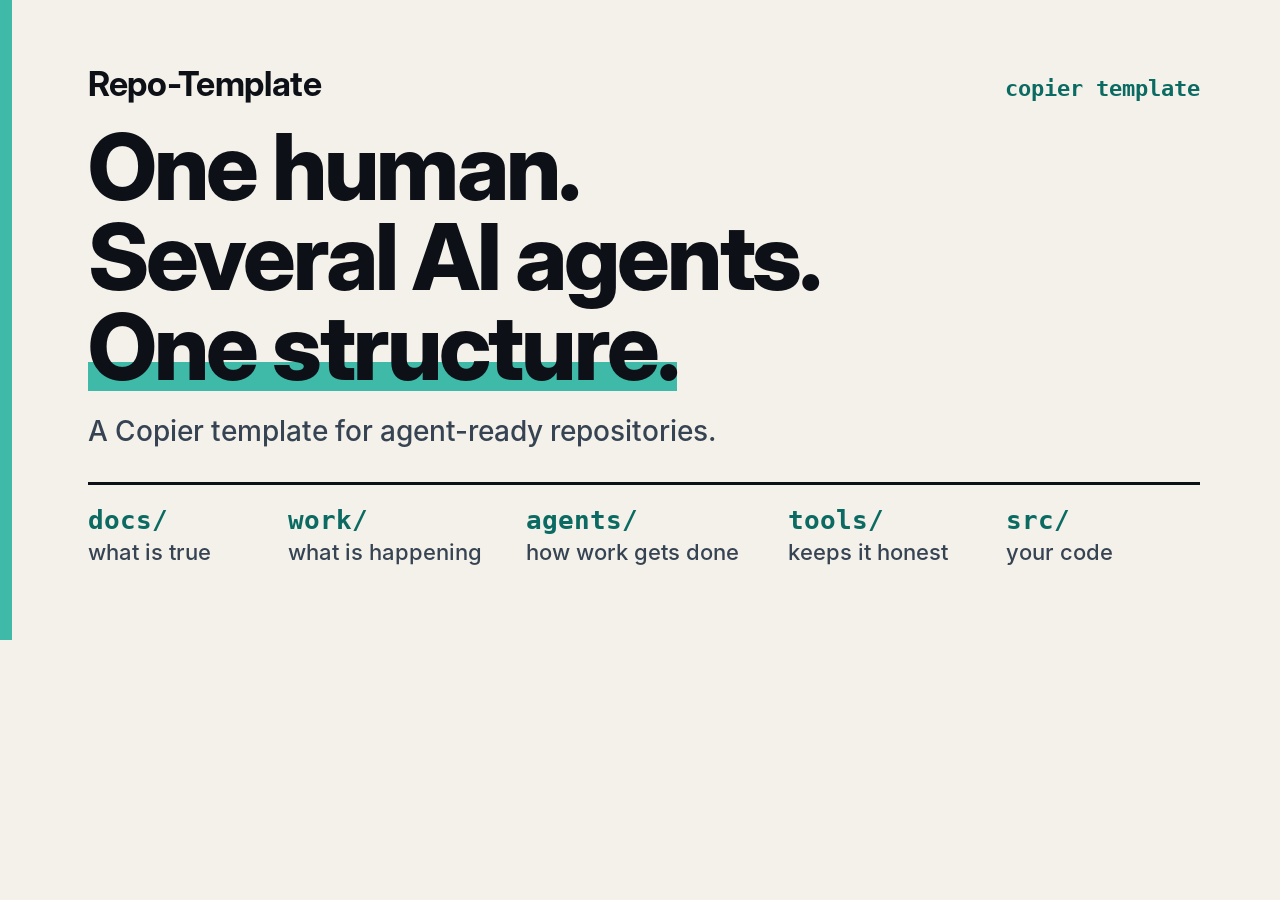
<file: .github/assets/social-cards/proposals/b-paper-headline.html>
<!doctype html>
<html lang="en">
<head>
<meta charset="utf-8">
<title>Repo-Template social card · B · Paper headline</title>
<link rel="stylesheet" href="fonts.css">
<style>
  /* B · Paper headline: type-led light poster. The tagline is the picture; the five folders are the footer.
     1280x640. Safe zone 1120x520 (80px sides, 60px top and bottom). Smallest text 22px.
     Light on purpose: it stands out in dark feeds. The teal is darkened for text (contrast), bright only as a fill. */
  :root {
    --paper: #f4f1ea;
    --ink: #0d1117;
    --ink-2: #364352;
    --teal: #3fb9a8;
    --teal-deep: #0b6b62;
  }
  * { box-sizing: border-box; margin: 0; padding: 0; }
  html, body { width: 1280px; height: 640px; overflow: hidden; background: var(--paper); }
  .card { position: relative; width: 1280px; height: 640px; background: var(--paper); font-family: "RT Sans", sans-serif; color: var(--ink); -webkit-font-smoothing: antialiased; }
  .bar { position: absolute; left: 0; top: 0; width: 12px; height: 640px; background: var(--teal); }

  .top { position: absolute; left: 88px; right: 80px; top: 64px; height: 40px; display: flex; justify-content: space-between; align-items: baseline; }
  .wordmark { font-family: "RT Display", sans-serif; font-weight: 700; font-size: 34px; line-height: 40px; letter-spacing: -0.01em; }
  .kind { font-family: "RT Mono", monospace; font-size: 22px; color: var(--teal-deep); font-weight: 700; }

  h1 { position: absolute; left: 88px; top: 122px; font-family: "RT Display", sans-serif; font-weight: 800; font-size: 92px; line-height: 0.98; letter-spacing: -0.03em; }
  h1 span { display: block; }
  h1 em { font-style: normal; background: linear-gradient(transparent 64%, var(--teal) 64%, var(--teal) 90%, transparent 90%); }

  .what { position: absolute; left: 88px; top: 414px; font-weight: 500; font-size: 28px; color: var(--ink-2); }

  /* Columns are sized to their captions (not equal) so no caption runs into the next folder name. */
  .folders { position: absolute; left: 88px; right: 80px; top: 482px; border-top: 3px solid var(--ink); display: grid; grid-template-columns: 200px 238px 262px 218px 1fr; padding-top: 18px; }
  .folders div { padding-right: 12px; }
  .folders b { display: block; font-family: "RT Mono", monospace; font-weight: 700; font-size: 26px; line-height: 34px; color: var(--teal-deep); }
  .folders span { display: block; font-weight: 500; font-size: 22px; line-height: 30px; color: var(--ink-2); white-space: nowrap; }
</style>
</head>
<body>
<div class="card">
  <div class="bar"></div>
  <div class="top"><span class="wordmark">Repo-Template</span><span class="kind">copier template</span></div>
  <h1><span>One human.</span><span>Several AI agents.</span><span><em>One structure.</em></span></h1>
  <p class="what">A Copier template for agent-ready repositories.</p>
  <div class="folders">
    <div><b>docs/</b><span>what is true</span></div>
    <div><b>work/</b><span>what is happening</span></div>
    <div><b>agents/</b><span>how work gets done</span></div>
    <div><b>tools/</b><span>keeps it honest</span></div>
    <div><b>src/</b><span>your code</span></div>
  </div>
</div>
</body>
</html>
</file>
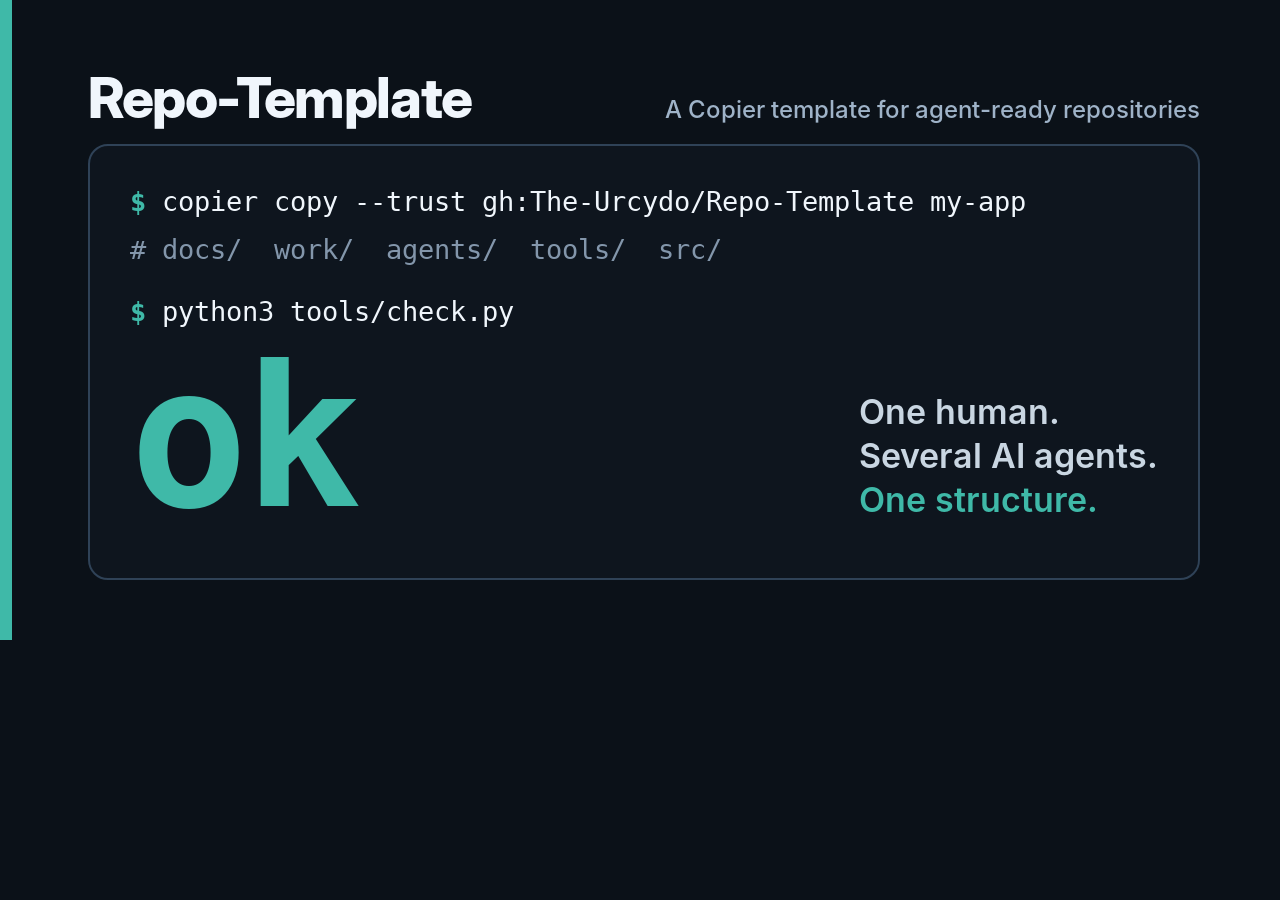
<file: .github/assets/social-cards/proposals/c-one-command.html>
<!doctype html>
<html lang="en">
<head>
<meta charset="utf-8">
<title>Repo-Template social card · C · One command, then ok</title>
<link rel="stylesheet" href="fonts.css">
<style>
  /* C · One command, then ok: a terminal session. The giant "ok" is the picture.
     The clone command is the README's, with the destination shortened to my-app. `python3 tools/check.py` prints a line that starts with "ok" (then the number of placeholders left); the card shows that first word.
     1280x640. Safe zone 1120x520 (80px sides, 60px top and bottom). Smallest text 22px. */
  :root {
    --bg: #0b1118;
    --panel: #0e151e;
    --line: #2f4257;
    --teal: #3fb9a8;
    --text: #f0f6fc;
    --text-2: #c9d6e2;
    --text-3: #9fb3c8;
    --comment: #8396ab;
  }
  * { box-sizing: border-box; margin: 0; padding: 0; }
  html, body { width: 1280px; height: 640px; overflow: hidden; background: var(--bg); }
  .card { position: relative; width: 1280px; height: 640px; background: var(--bg); font-family: "RT Sans", sans-serif; color: var(--text); -webkit-font-smoothing: antialiased; }
  .bar { position: absolute; left: 0; top: 0; width: 12px; height: 640px; background: var(--teal); }

  .top { position: absolute; left: 88px; right: 80px; top: 66px; height: 64px; display: flex; justify-content: space-between; align-items: baseline; }
  h1 { font-family: "RT Display", sans-serif; font-weight: 800; font-size: 56px; line-height: 64px; letter-spacing: -0.025em; }
  .what { font-weight: 500; font-size: 24px; color: var(--text-3); }

  .term { position: absolute; left: 88px; top: 144px; width: 1112px; height: 436px; background: var(--panel); border: 2px solid var(--line); border-radius: 20px; padding: 32px 40px; font-family: "RT Mono", monospace; }
  .ln { font-size: 27px; line-height: 48px; white-space: pre; color: var(--text); }
  .ln b { color: var(--teal); font-weight: 700; }
  .ln.c { color: var(--comment); }
  .gap { height: 14px; }
  .out { position: relative; height: 204px; }
  .ok { position: absolute; left: 0; top: 0; font-weight: 700; font-size: 196px; line-height: 204px; color: var(--teal); letter-spacing: -0.02em; }
  .say { position: absolute; right: 0; bottom: 18px; font-family: "RT Sans", sans-serif; font-weight: 600; font-size: 34px; line-height: 44px; color: var(--text-2); }
  .say em { font-style: normal; color: var(--teal); }
</style>
</head>
<body>
<div class="card">
  <div class="bar"></div>
  <div class="top"><h1>Repo-Template</h1><p class="what">A Copier template for agent-ready repositories</p></div>
  <div class="term">
    <div class="ln"><b>$</b> copier copy --trust gh:The-Urcydo/Repo-Template my-app</div>
    <div class="ln c"># docs/  work/  agents/  tools/  src/</div>
    <div class="gap"></div>
    <div class="ln"><b>$</b> python3 tools/check.py</div>
    <div class="out">
      <div class="ok">ok</div>
      <div class="say">One human.<br>Several AI agents.<br><em>One structure.</em></div>
    </div>
  </div>
</div>
</body>
</html>
</file>
<file: .github/assets/social-cards/proposals/fonts.css>
/* Embedded, subset fonts so every render is identical on every machine.
   RT Display = Inter Display (800, 700)   RT Sans = Inter (600, 500)   RT Mono = DejaVu Sans Mono (400, 700)
   Inter: SIL Open Font License 1.1.  DejaVu Sans Mono: Bitstream Vera / DejaVu free license.
   Subset to Basic Latin, Latin-1, common punctuation, arrows, box-drawing and the check mark. */
@font-face{font-family:"RT Display";font-weight:800;font-style:normal;font-display:block;src:url([data-uri]) format("woff2");}
@font-face{font-family:"RT Display";font-weight:700;font-style:normal;font-display:block;src:url([data-uri]) format("woff2");}
@font-face{font-family:"RT Sans";font-weight:600;font-style:normal;font-display:block;src:url([data-uri]) format("woff2");}
@font-face{font-family:"RT Sans";font-weight:500;font-style:normal;font-display:block;src:url([data-uri]) format("woff2");}
@font-face{font-family:"RT Mono";font-weight:400;font-style:normal;font-display:block;src:url([data-uri]) format("woff2");}
@font-face{font-family:"RT Mono";font-weight:700;font-style:normal;font-display:block;src:url([data-uri]) format("woff2");}
</file>
